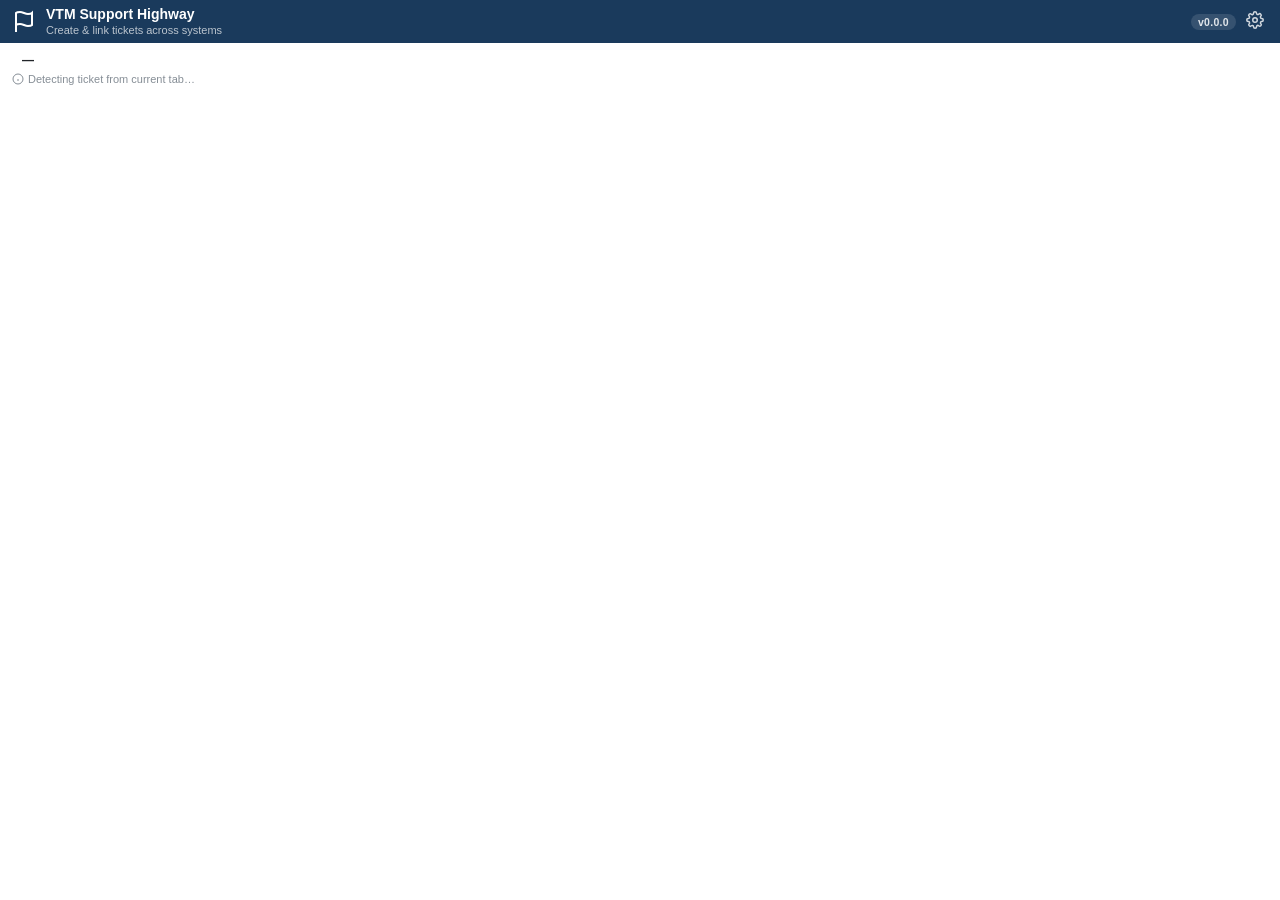
<file: popup.html>
<!DOCTYPE html>
<html lang="en">
<head>
  <meta charset="UTF-8" />
  <meta name="viewport" content="width=device-width, initial-scale=1.0" />
  <title>VTM Support Highway</title>
  <link rel="stylesheet" href="styles.css" />
</head>
<body>
  <!-- ===== HEADER ===== -->
  <header class="header">
    <div class="header-left">
      <svg width="24" height="24" viewBox="0 0 24 24" fill="none" stroke="#fff" stroke-width="2"><path d="M4 15s1-1 4-1 5 2 8 2 4-1 4-1V3s-1 1-4 1-5-2-8-2-4 1-4 1z"/><line x1="4" y1="22" x2="4" y2="15"/></svg>
      <div>
        <h1>VTM Support Highway</h1>
        <span class="subtitle">Create &amp; link tickets across systems</span>
      </div>
    </div>
    <span id="ext-version" class="ext-version" title="Extension version">v0.0.0</span>
    <button id="btn-settings" class="icon-btn" title="Settings">
      <svg width="18" height="18" viewBox="0 0 24 24" fill="none" stroke="currentColor" stroke-width="2"><circle cx="12" cy="12" r="3"/><path d="M19.4 15a1.65 1.65 0 00.33 1.82l.06.06a2 2 0 01-2.83 2.83l-.06-.06a1.65 1.65 0 00-1.82-.33 1.65 1.65 0 00-1 1.51V21a2 2 0 01-4 0v-.09A1.65 1.65 0 009 19.4a1.65 1.65 0 00-1.82.33l-.06.06a2 2 0 01-2.83-2.83l.06-.06A1.65 1.65 0 004.68 15a1.65 1.65 0 00-1.51-1H3a2 2 0 010-4h.09A1.65 1.65 0 004.6 9a1.65 1.65 0 00-.33-1.82l-.06-.06a2 2 0 012.83-2.83l.06.06A1.65 1.65 0 009 4.68a1.65 1.65 0 001-1.51V3a2 2 0 014 0v.09a1.65 1.65 0 001 1.51 1.65 1.65 0 001.82-.33l.06-.06a2 2 0 012.83 2.83l-.06.06A1.65 1.65 0 0019.4 9a1.65 1.65 0 001.51 1H21a2 2 0 010 4h-.09a1.65 1.65 0 00-1.51 1z"/></svg>
    </button>
  </header>

  <!-- ===== SETTINGS PANEL (hidden by default) ===== -->
  <div id="settings-panel" class="settings-panel">
    <h2>Configuration</h2>
    <div class="settings-grid">
      <fieldset>
        <legend>Jira Cloud</legend>
        <label>Base URL
          <div class="locked-field">
            <input type="text" id="cfg-jira-url" value="https://versaterminc.atlassian.net" readonly />
            <button type="button" class="btn-unlock" onclick="this.previousElementSibling.removeAttribute('readonly');this.style.display='none'" title="Modify">&#9998;</button>
          </div>
        </label>
        <label>Email <input type="email" id="cfg-jira-user" placeholder="you@versaterm.com" /></label>
        <label>API Token <span style="font-weight:400;color:#868e96">(pre-configured — editable)</span>
          <input type="password" id="cfg-jira-pass" />
        </label>
      </fieldset>
      <fieldset>
        <legend>On-Prem Jira <span style="font-weight:400;color:#868e96">(Tech Requests)</span></legend>
        <label>Base URL
          <div class="locked-field">
            <input type="text" id="cfg-onprem-jira-url" value="http://atlassian.versaterm.com:8080" readonly />
            <button type="button" class="btn-unlock" onclick="this.previousElementSibling.removeAttribute('readonly');this.style.display='none'" title="Modify">&#9998;</button>
          </div>
        </label>
        <label>Username <span style="font-weight:400;color:#868e96">(leave blank if using a Personal Access Token)</span>
          <input type="text" id="cfg-onprem-jira-user" placeholder="jsmith" />
        </label>
        <label>Password or PAT
          <div class="locked-field">
            <input type="password" id="cfg-onprem-jira-pass" />
            <button type="button" class="btn-unlock" onclick="this.previousElementSibling.removeAttribute('readonly');this.style.display='none'" title="Modify">&#9998;</button>
          </div>
        </label>
        <label>Tech Project Key
          <div class="locked-field">
            <input type="text" id="cfg-onprem-jira-tech-project" value="SUP" readonly />
            <button type="button" class="btn-unlock" onclick="this.previousElementSibling.removeAttribute('readonly');this.style.display='none'" title="Modify">&#9998;</button>
          </div>
        </label>
      </fieldset>
      <fieldset>
        <legend>Zendesk</legend>
        <label>Base URL
          <div class="locked-field">
            <input type="text" id="cfg-zd-url" value="https://versatermhelp.zendesk.com" readonly />
            <button type="button" class="btn-unlock" onclick="this.previousElementSibling.removeAttribute('readonly');this.style.display='none'" title="Modify">&#9998;</button>
          </div>
        </label>
        <label>Email <input type="email" id="cfg-zd-email" placeholder="you@versaterm.com" /></label>
        <label>API Token <span style="font-weight:400;color:#868e96">(not required — uses your browser session)</span> <input type="password" id="cfg-zd-token" /></label>
        <label>Brand ID <span style="font-weight:400;color:#868e96">(optional — ensures ticket visibility)</span> <input type="text" id="cfg-zd-brand" placeholder="e.g. 360000123456" /></label>
        <label>Default Assignee Email <span style="font-weight:400;color:#868e96">(optional)</span> <input type="email" id="cfg-zd-assignee" placeholder="assignee@versaterm.com" /></label>
      </fieldset>
      <fieldset class="full-width">
        <legend>Aha! <span class="phase2-tag">Phase 2</span></legend>
        <label>Base URL <input type="text" id="cfg-aha-url" placeholder="https://versaterm.aha.io" disabled /></label>
        <label>API Key <input type="password" id="cfg-aha-key" disabled /></label>
      </fieldset>
    </div>
    <div class="settings-actions">
      <button id="btn-save-settings" class="btn primary">Save</button>
      <button id="btn-export-settings" class="btn" title="Export settings to share with team">Export Settings</button>
      <button id="btn-import-settings" class="btn" title="Import shared settings file">Import Settings</button>
      <input type="file" id="import-file" accept=".json" style="display:none" />
      <button id="btn-close-settings" class="btn">Close</button>
    </div>
    <div id="settings-status" class="status" style="display:none"></div>
  </div>

  <!-- ===== MAIN BODY ===== -->
  <div class="body">
    <!-- Detection badge -->
    <div id="detect-row" class="detect-row">
      <span id="source-badge" class="badge">—</span>
      <span id="ticket-title" class="ticket-title"></span>
    </div>
    <div id="detect-hint" class="detect-hint">
      <svg width="12" height="12" viewBox="0 0 24 24" fill="none" stroke="currentColor" stroke-width="2"><circle cx="12" cy="12" r="10"/><line x1="12" y1="16" x2="12" y2="12"/><line x1="12" y1="8" x2="12.01" y2="8"/></svg>
      <span id="detect-hint-text">Detecting ticket from current tab…</span>
    </div>

    <!-- Manual entry (shown when no ticket detected) -->
    <div id="manual-entry" class="manual-entry" style="display:none">
      <label>Source
        <select id="manual-source">
          <option value="zendesk">Zendesk</option>
          <option value="jira">Jira</option>
          <option value="aha">Aha!</option>
        </select>
      </label>
      <label>Ticket # / Key
        <input type="text" id="manual-ticket" placeholder="e.g. SUP-12345 or 98765" />
      </label>
      <button id="btn-fetch-manual" class="btn primary">Fetch</button>
    </div>

    <!-- Status bar -->
    <div id="status" class="status" style="display:none"></div>

    <!-- ===== PREVIEW / EDIT FORM ===== -->
    <div id="preview-section" style="display:none">
      <!-- Existing clone alert (shown by fetchAndPreview if clone found) -->
      <div id="clone-alert" class="clone-alert" style="display:none">
        <div class="clone-alert-text">
          <strong>Existing clone found:</strong>
          <a id="clone-alert-link" href="#" target="_blank"></a>
        </div>
        <button id="btn-resync-existing" class="btn" title="Resync comments & attachments to existing clone">⟳ Resync</button>
      </div>
      <h2 id="preview-heading">Preview: New Jira Ticket</h2>

      <!-- Common fields -->
      <div class="form-grid">
        <label class="full-width">Summary
          <input type="text" id="fld-summary" />
        </label>
      </div>

      <!-- Jira-target fields (shown when creating TO Jira) -->
      <div id="jira-target-fields" class="form-grid" style="display:none">
        <label>Project Key
          <select id="fld-project">
            <option value="">— select —</option>
            <option value="CRMS">CRMS (Canadian RMS)</option>
            <option value="URMS">URMS (US RMS)</option>
            <option value="SUP">SUP (On-Prem Jira)</option>
          </select>
        </label>
        <label id="lbl-issuetype">Issue Type
          <select id="fld-issuetype">
            <option value="Support Defect" selected>Support Defect</option>
            <option value="Ticket">Ticket</option>
            <option value="Bug">Bug</option>
            <option value="Task">Task</option>
          </select>
        </label>
        <label>Priority
          <select id="fld-priority-jira">
            <option value="P1">P1</option>
            <option value="P2">P2</option>
            <option value="P3" selected>P3</option>
            <option value="P4">P4</option>
            <option value="P5">P5</option>
          </select>
        </label>
        <label id="lbl-severity">Severity
          <select id="fld-severity">
            <option value="">— none —</option>
            <option value="Normal" selected>Normal</option>
            <option value="Major">Major</option>
            <option value="Minor">Minor</option>
            <option value="Enhancement">Enhancement</option>
          </select>
        </label>
        <label class="full-width">Original Submittal
          <textarea id="fld-original-submittal" rows="4"></textarea>
        </label>
        <label class="full-width">Description
          <textarea id="fld-description" rows="2"></textarea>
        </label>
        <label>Client <span style="color:#6c757d;font-weight:normal">(exact name, e.g. Saskatoon)</span>
          <input type="text" id="fld-client" placeholder="e.g. Saskatoon" />
        </label>
        <label>Component <span style="color:#6c757d;font-weight:normal">(feature area, e.g. BOLO)</span>
          <input type="text" id="fld-component" placeholder="e.g. BOLO, Records, Person" />
        </label>
        <label>Contact <span style="color:#6c757d;font-weight:normal">(exact name)</span>
          <input type="text" id="fld-contact" placeholder="e.g. Kim Dong" />
        </label>
        <label id="lbl-product" style="display:none">Product
          <select id="fld-product">
            <option value="CAN RMS" selected>CAN RMS</option>
            <option value="US RMS">US RMS</option>
          </select>
        </label>
        <label>Fix Build
          <input type="text" id="fld-fixbuild" placeholder="e.g. 8.1.032" />
        </label>
        <label class="full-width">Steps to Reproduce
          <textarea id="fld-steps" rows="3" placeholder="1. Log into RMS&#10;2. ...&#10;"></textarea>
        </label>
        <label id="lbl-components">Components
          <select id="fld-components"><option value="">— loading —</option></select>
        </label>
      </div>

      <!-- Zendesk-target fields (shown when creating TO Zendesk) -->
      <div id="zd-target-fields" class="form-grid" style="display:none">
        <label class="full-width">Description
          <textarea id="fld-zd-description" rows="2"></textarea>
        </label>
        <label>Type
          <select id="fld-zd-type">
            <option value="problem">Problem</option>
            <option value="incident">Incident</option>
            <option value="question">Question</option>
            <option value="task">Task</option>
          </select>
        </label>
        <label>Priority
          <select id="fld-priority-zd">
            <option value="low">Low</option>
            <option value="normal" selected>Normal</option>
            <option value="high">High</option>
            <option value="urgent">Urgent</option>
          </select>
        </label>
        <label class="full-width">Tags
          <input type="text" id="fld-zd-tags" placeholder="comma-separated" />
        </label>
      </div>

      <!-- Action buttons -->
      <div class="action-row" id="action-row-placeholder" style="display:none"></div>
    </div>

    <!-- ===== RESULT ===== -->
    <div id="result-section" style="display:none">
      <div class="result-card success">
        <svg width="20" height="20" viewBox="0 0 24 24" fill="none" stroke="#198754" stroke-width="2"><polyline points="20 6 9 17 4 12"/></svg>
        <div>
          <strong id="result-title">Ticket Created</strong>
          <p id="result-detail"></p>
          <a id="result-link" href="#" target="_blank" rel="noopener">Open ticket →</a>
        </div>
      </div>
      <div id="crosslink-result" style="display:none" class="result-card info">
        <svg width="20" height="20" viewBox="0 0 24 24" fill="none" stroke="#0d6efd" stroke-width="2"><path d="M10 13a5 5 0 007.54.54l3-3a5 5 0 00-7.07-7.07l-1.72 1.71"/><path d="M14 11a5 5 0 00-7.54-.54l-3 3a5 5 0 007.07 7.07l1.71-1.71"/></svg>
        <div>
          <strong>Cross-link added</strong>
          <p id="crosslink-detail"></p>
        </div>
      </div>
      <button id="btn-resync" class="btn" style="display:none" title="Copy any new comments/attachments from source to target">⟳ Resync</button>
      <button id="btn-another" class="btn">Create Another</button>
    </div>
  </div>

  <!-- Pinned footer — OUTSIDE .body so it doesn't scroll -->
  <div id="preview-footer" class="preview-footer" style="display:none">
    <div class="crosslink-row">
      <label><input type="checkbox" id="chk-crosslink" checked /> Add internal comment with link back to source ticket</label>
    </div>
    <div class="crosslink-row">
      <label><input type="checkbox" id="chk-copy-comments" checked /> Copy all comments</label>
    </div>
    <div class="crosslink-row">
      <label><input type="checkbox" id="chk-copy-attachments" checked /> Copy all attachments &amp; screenshots</label>
    </div>
    <div class="action-row">
      <button id="btn-create-jira" class="btn primary">Clone to Support Bug</button>
      <button id="btn-create-jira-onprem" class="btn primary">Clone to Tech Request</button>
      <button id="btn-create-zendesk" class="btn primary">Create Zendesk Ticket</button>
      <button id="btn-create-aha" class="btn primary" disabled title="Aha integration coming in Phase 2">Create Aha Idea <span class="phase2-tag">Phase 2</span></button>
    </div>
  </div>

  <script src="api.js"></script>
  <script src="settings.js"></script>
  <script src="popup.js"></script>
</body>
</html>
</file>
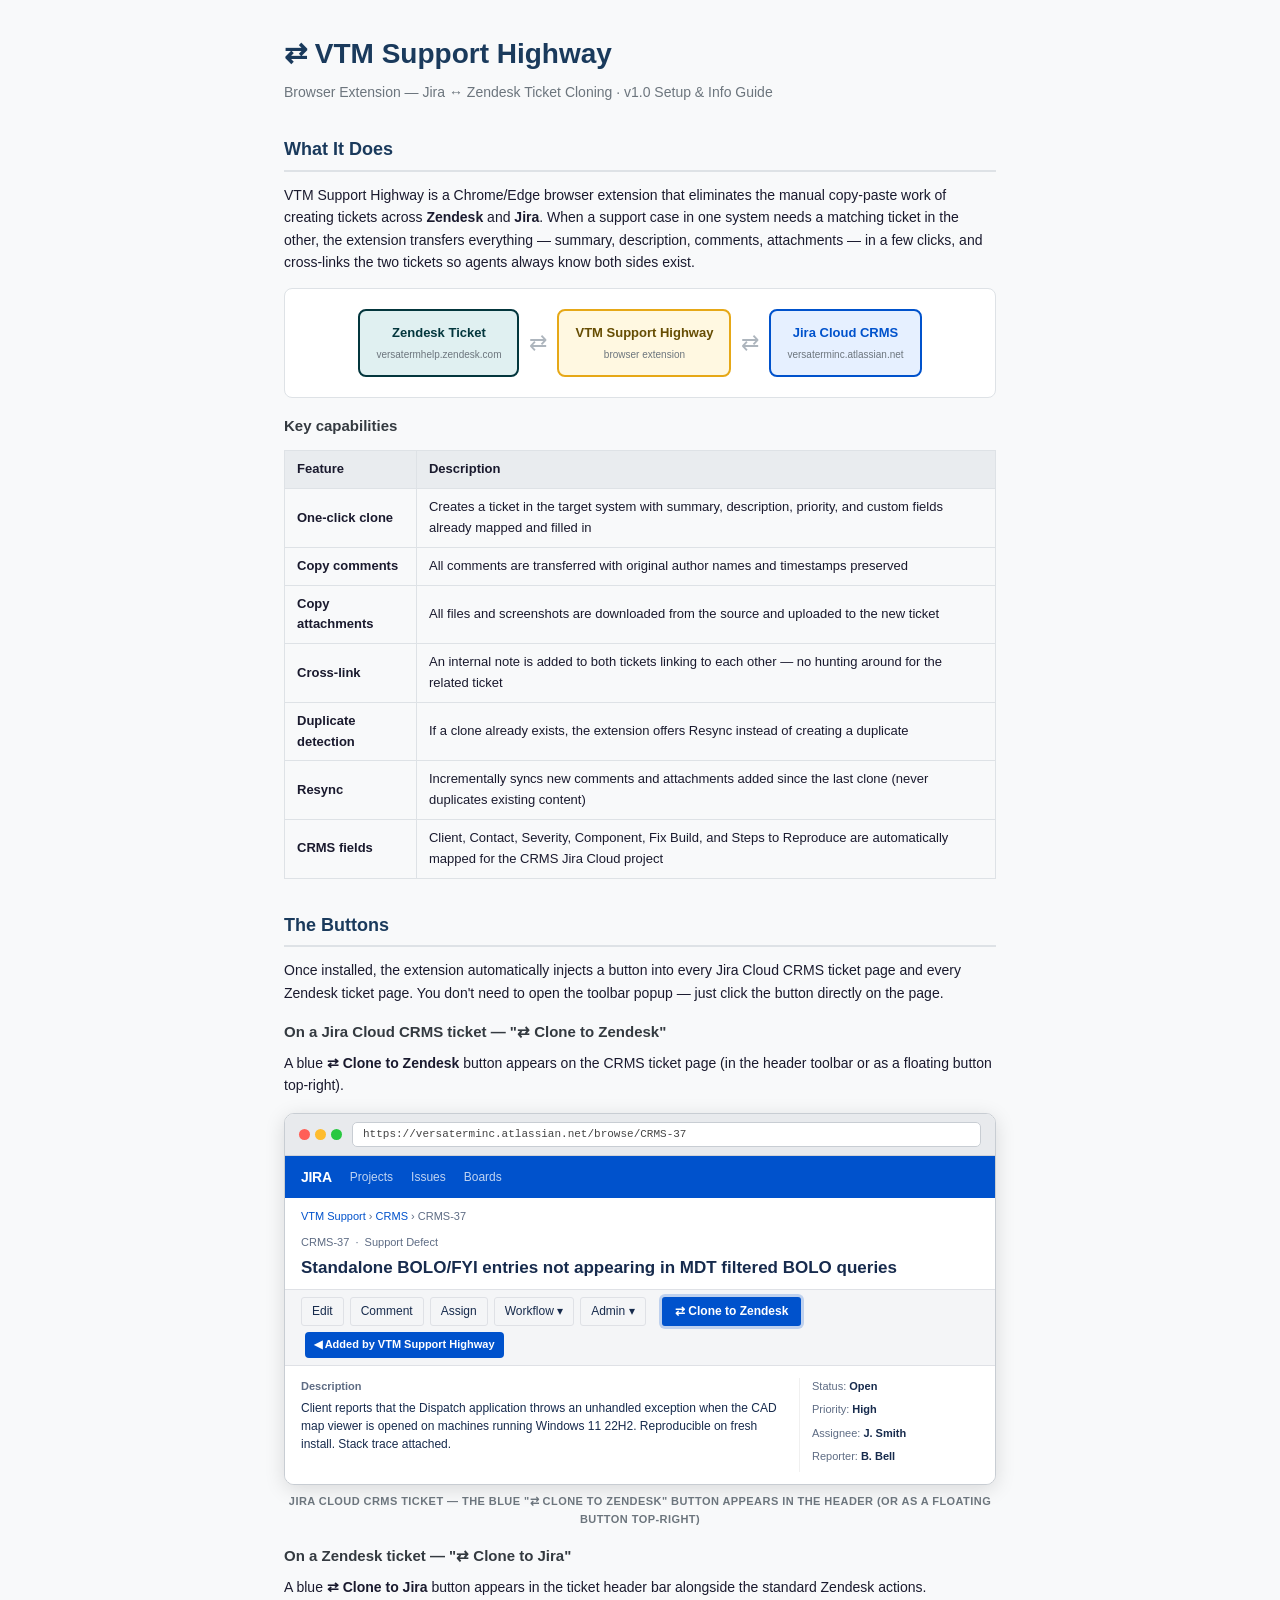
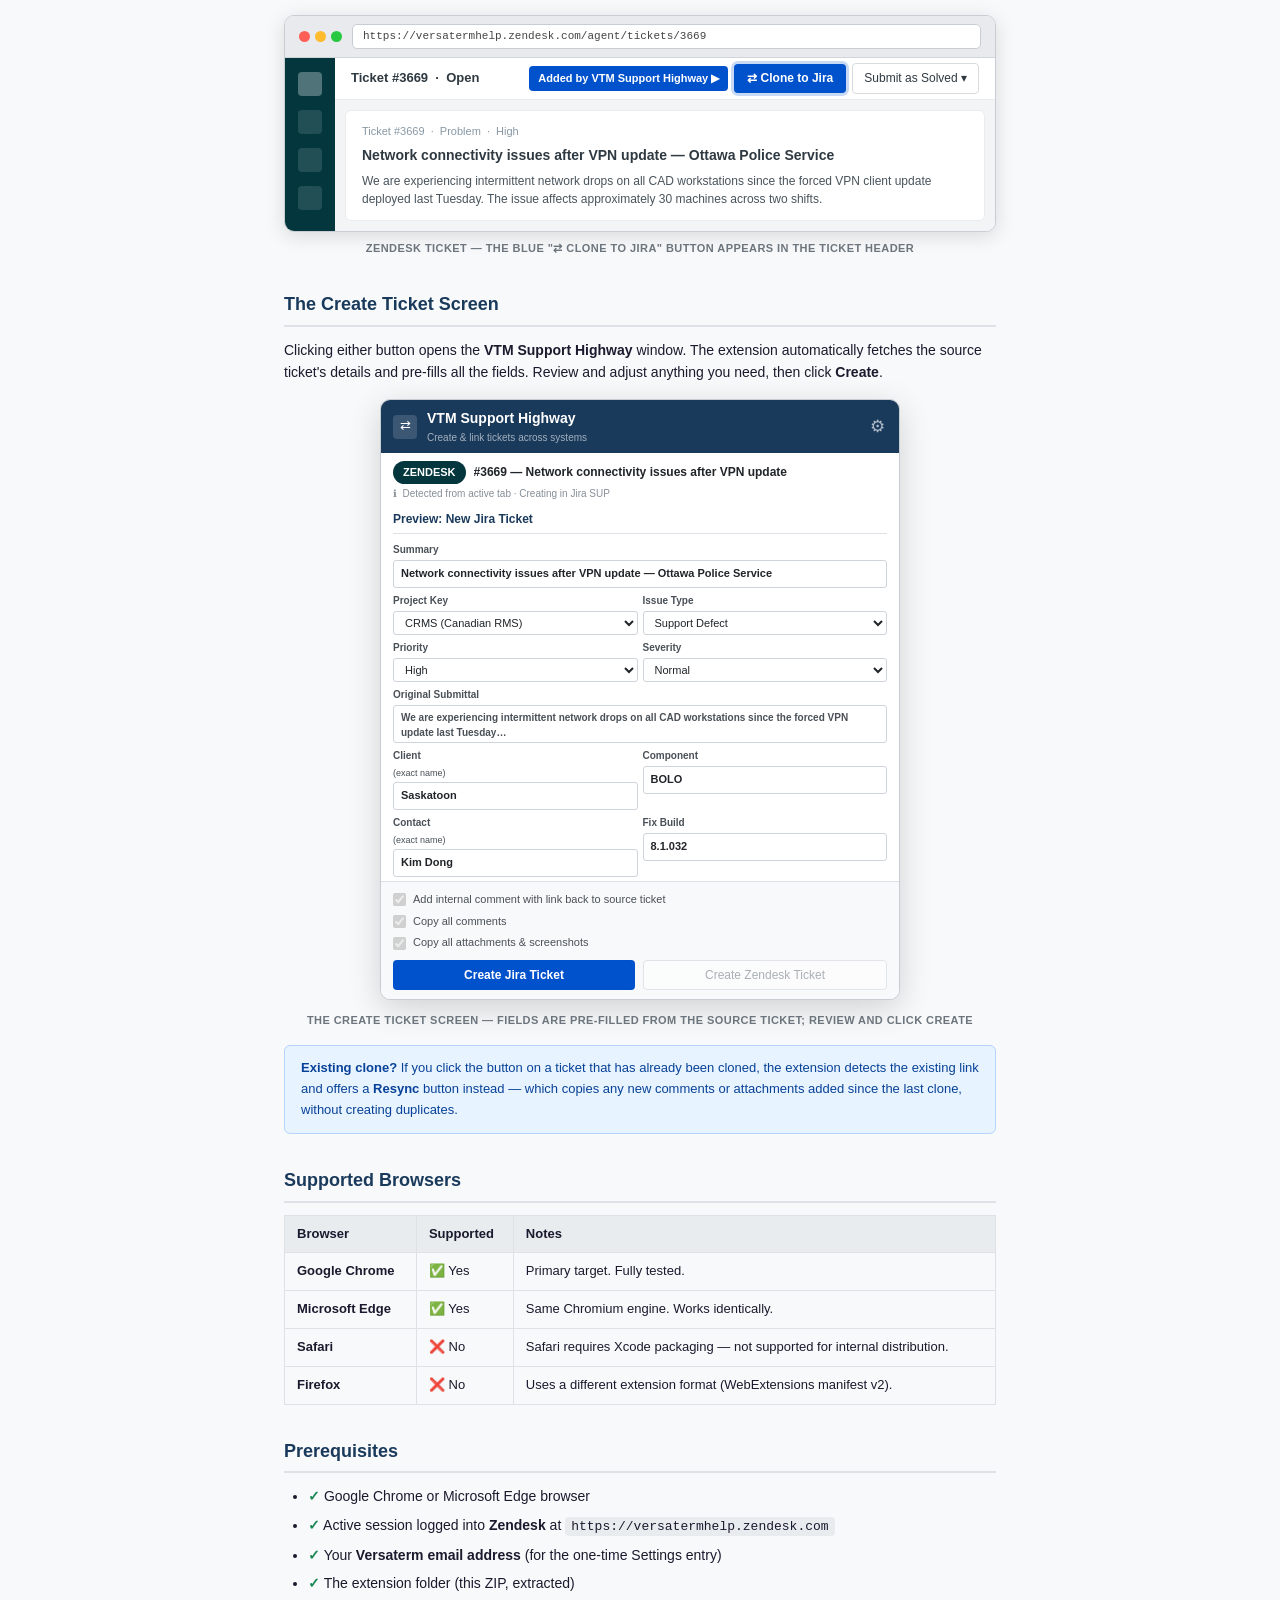
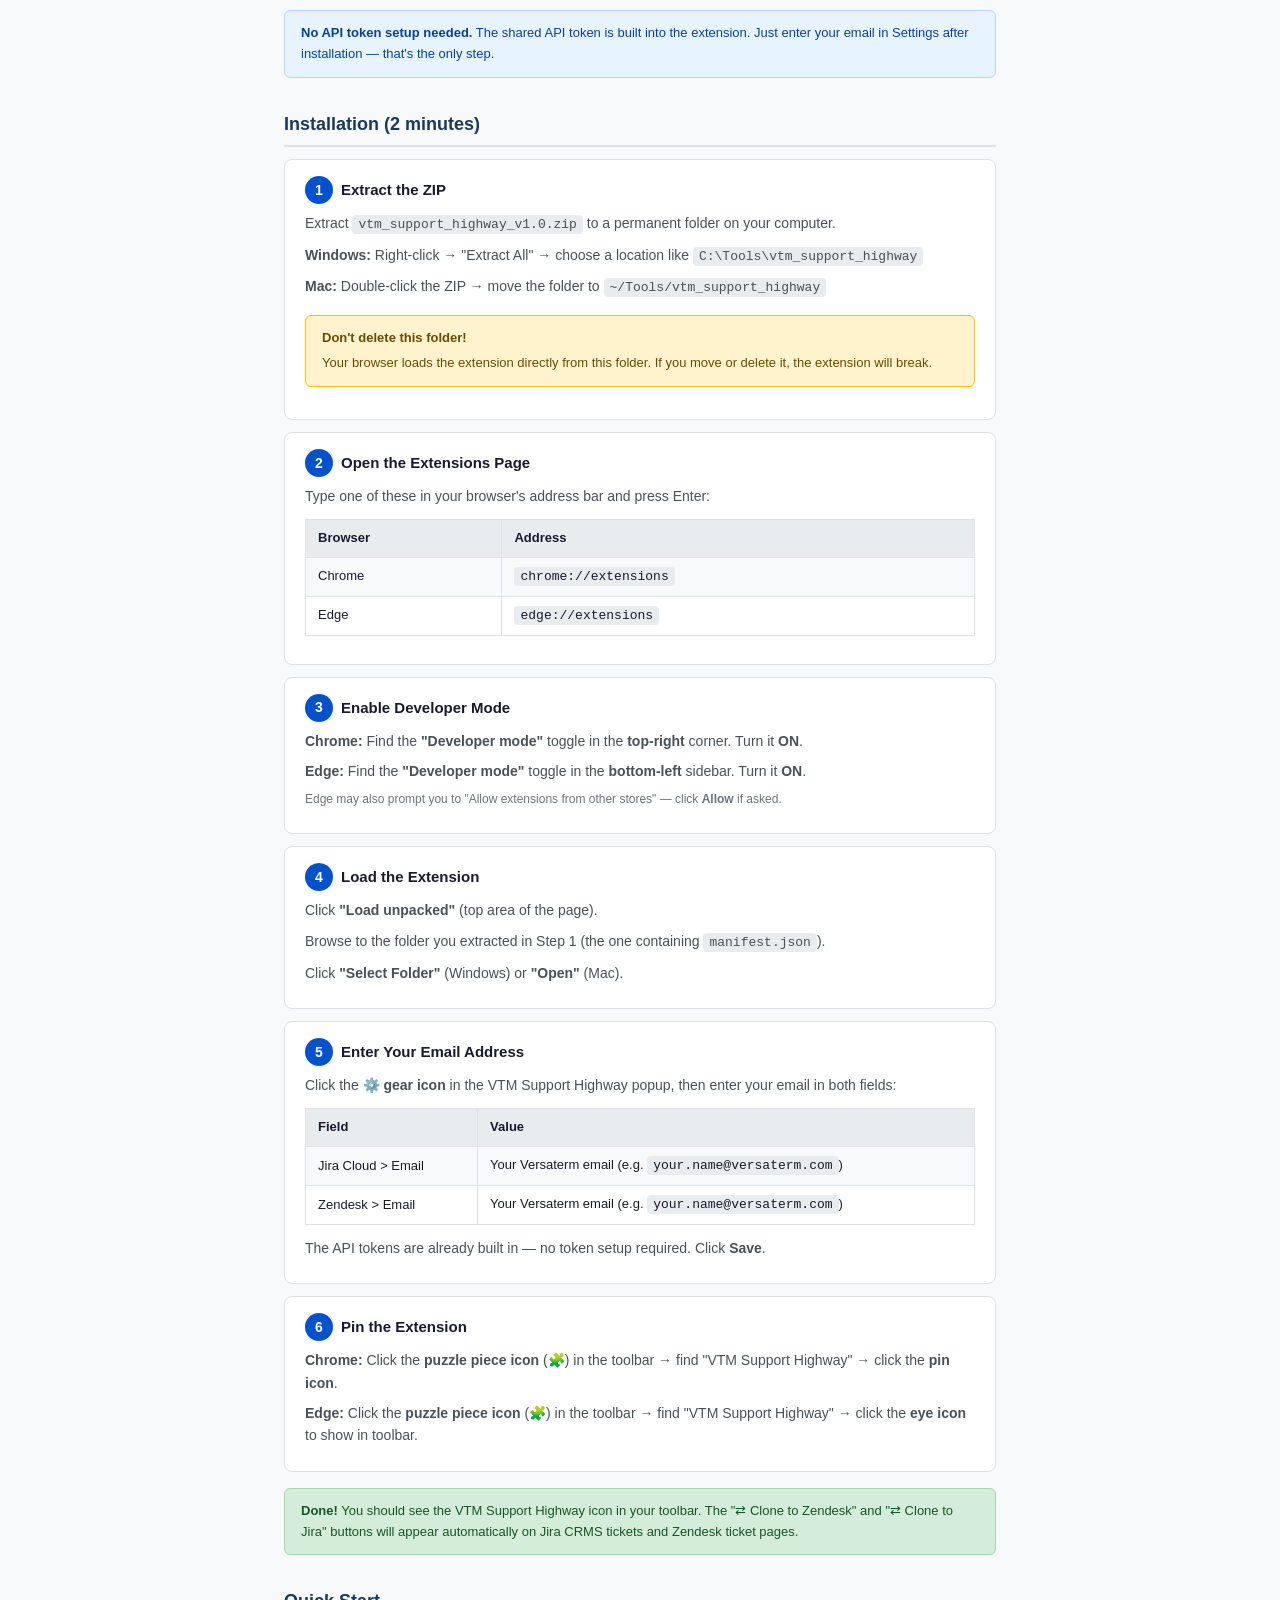
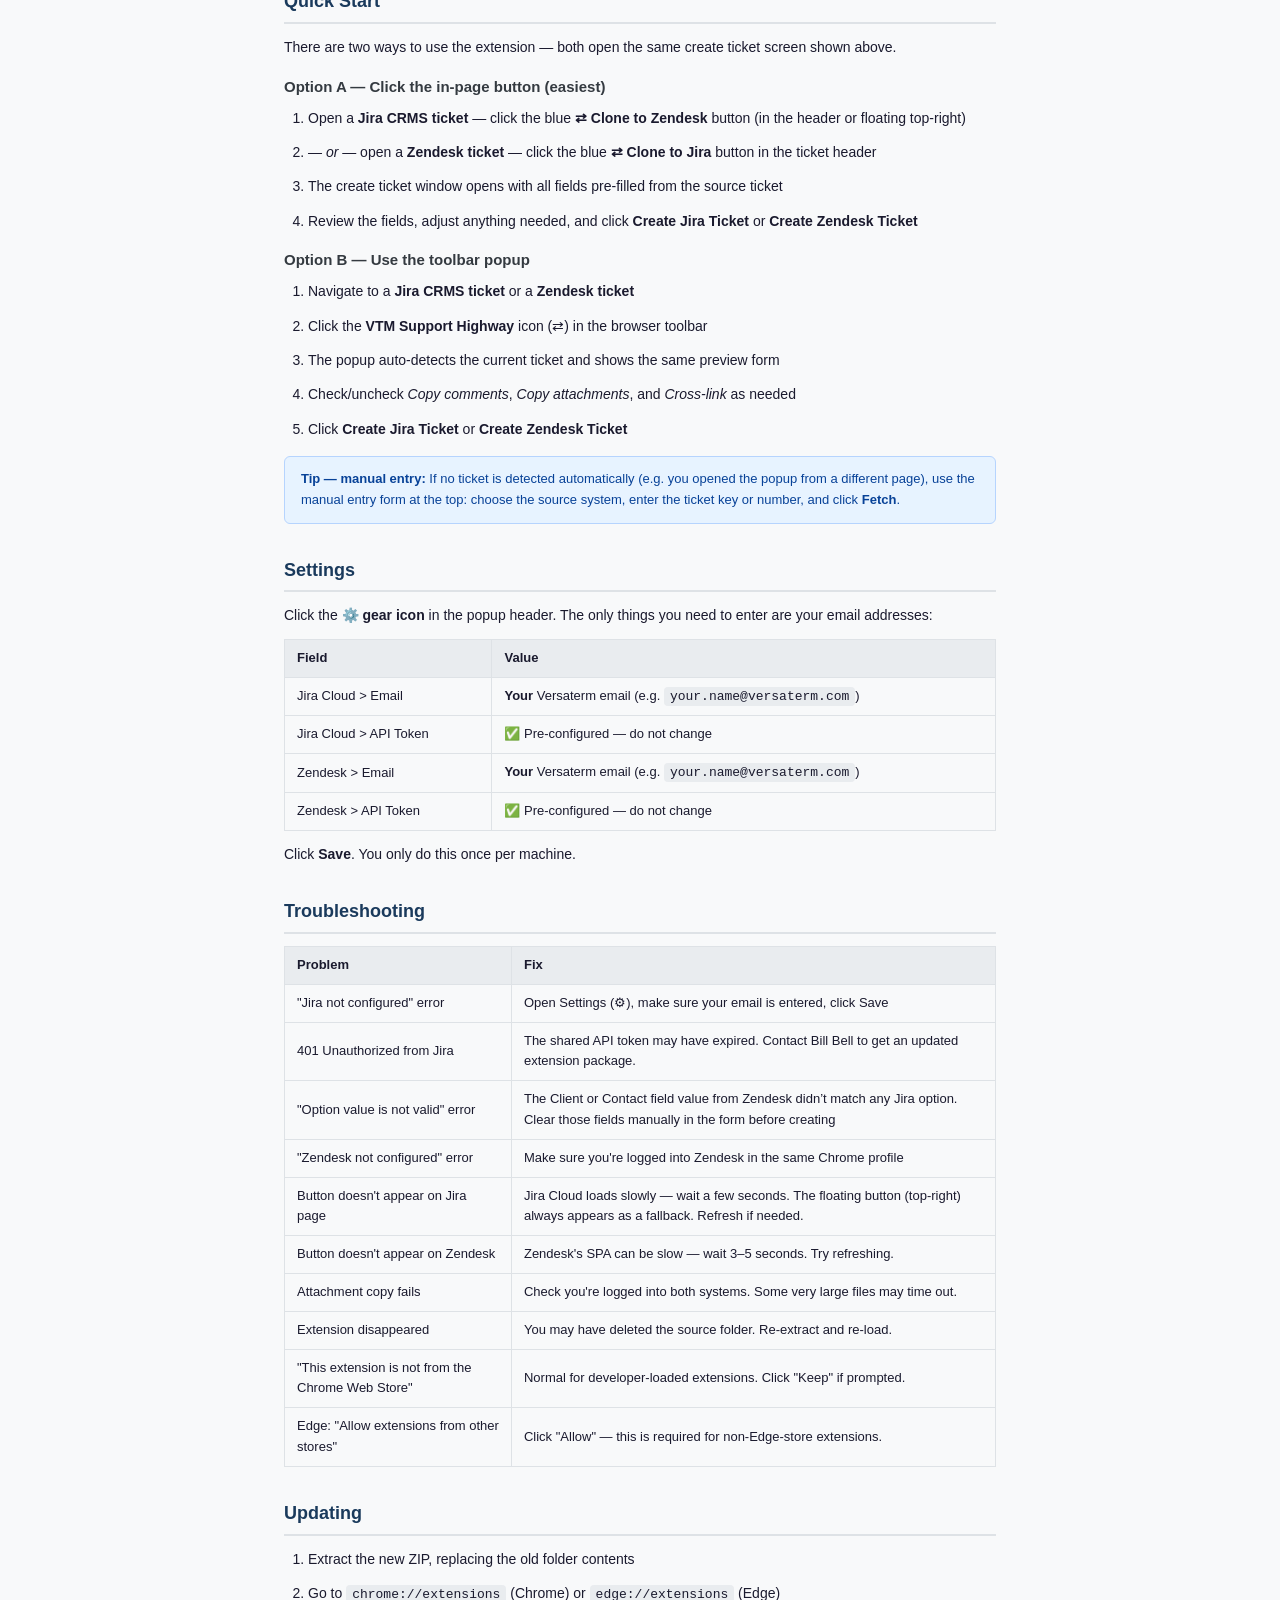
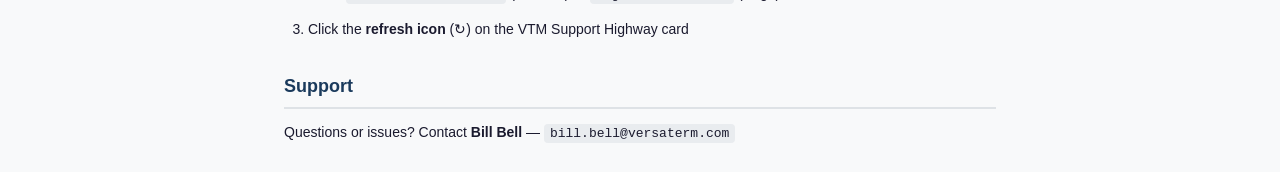
<file: VTM Support Highway Setup & Info Guide.html>
<!DOCTYPE html>
<html lang="en">
<head>
<meta charset="UTF-8">
<meta name="viewport" content="width=device-width, initial-scale=1.0">
<title>VTM Support Highway — Setup &amp; Info Guide</title>
<style>
  * { box-sizing: border-box; margin: 0; padding: 0; }
  body {
    font-family: -apple-system, BlinkMacSystemFont, 'Segoe UI', Roboto, sans-serif;
    max-width: 760px; margin: 0 auto; padding: 32px 24px;
    color: #1a1a2e; background: #f8f9fa; line-height: 1.6;
  }
  h1 { font-size: 28px; color: #1a3a5c; margin-bottom: 4px; }
  .subtitle { font-size: 14px; color: #6c757d; margin-bottom: 24px; }
  h2 { font-size: 18px; color: #1a3a5c; margin: 32px 0 12px; border-bottom: 2px solid #dee2e6; padding-bottom: 6px; }
  h3 { font-size: 15px; margin: 16px 0 8px; color: #343a40; }
  p, li { font-size: 14px; margin-bottom: 8px; }
  ol, ul { padding-left: 24px; }
  ol li { margin-bottom: 12px; }

  .step {
    background: #fff; border: 1px solid #dee2e6; border-radius: 8px;
    padding: 16px 20px; margin: 12px 0;
  }
  .step-number {
    display: inline-flex; align-items: center; justify-content: center;
    width: 28px; height: 28px; border-radius: 50%;
    background: #0052cc; color: #fff; font-weight: 700; font-size: 14px;
    margin-right: 8px; flex-shrink: 0;
  }
  .step-header {
    display: flex; align-items: center; font-weight: 600; font-size: 15px;
    margin-bottom: 8px;
  }
  .step p { color: #495057; }

  code, .code-block {
    font-family: 'Consolas', 'Menlo', monospace;
    background: #e9ecef; border-radius: 4px;
  }
  code { padding: 2px 6px; font-size: 13px; }
  .code-block {
    display: block; padding: 12px 16px; margin: 8px 0;
    font-size: 13px; overflow-x: auto; white-space: pre;
  }

  .warning {
    background: #fff3cd; border: 1px solid #ffc107; border-radius: 6px;
    padding: 12px 16px; margin: 16px 0; font-size: 13px; color: #664d03;
  }
  .warning strong { display: block; margin-bottom: 4px; }

  .info {
    background: #e7f3ff; border: 1px solid #b6d4fe; border-radius: 6px;
    padding: 12px 16px; margin: 16px 0; font-size: 13px; color: #084298;
  }

  .success {
    background: #d4edda; border: 1px solid #a3d9a5; border-radius: 6px;
    padding: 12px 16px; margin: 16px 0; font-size: 13px; color: #155724;
  }

  table { border-collapse: collapse; width: 100%; margin: 12px 0; }
  th, td { border: 1px solid #dee2e6; padding: 8px 12px; text-align: left; font-size: 13px; }
  th { background: #e9ecef; font-weight: 600; }
  tr:nth-child(even) td { background: #f8f9fa; }

  .prereq-list li { margin-bottom: 6px; }
  .check { color: #198754; font-weight: bold; }

  /* ===== SCREENSHOT MOCKUPS ===== */
  .screenshot-wrap {
    margin: 16px 0 8px;
  }
  .screenshot-caption {
    font-size: 11px; font-weight: 600; color: #6c757d;
    text-align: center; margin-top: 8px; letter-spacing: 0.04em;
    text-transform: uppercase;
  }
  .mockup-frame {
    border: 1px solid #c8cdd3; border-radius: 10px; overflow: hidden;
    box-shadow: 0 4px 20px rgba(0,0,0,0.13); background: #fff;
  }
  .mockup-chrome {
    background: #e8eaed; padding: 8px 14px;
    display: flex; align-items: center; gap: 10px;
    border-bottom: 1px solid #d0d3d8;
  }
  .mockup-dots { display: flex; gap: 5px; }
  .mockup-dots span { width: 11px; height: 11px; border-radius: 50%; display: inline-block; }
  .dot-r { background: #ff5f57; }
  .dot-y { background: #febc2e; }
  .dot-g { background: #28c840; }
  .mockup-url {
    font-family: 'Consolas', 'Menlo', monospace; font-size: 11px; color: #444;
    background: #fff; padding: 3px 10px; border-radius: 5px; flex: 1;
    border: 1px solid #c8cdd3; white-space: nowrap; overflow: hidden; text-overflow: ellipsis;
  }

  /* ── Jira page mockup ── */
  .mj-topnav {
    background: #0052cc; padding: 0 16px; height: 42px;
    display: flex; align-items: center; gap: 18px;
  }
  .mj-logo { color: #fff; font-weight: 800; font-size: 14px; letter-spacing: -0.3px; }
  .mj-navlink { color: rgba(255,255,255,0.75); font-size: 12px; }
  .mj-breadcrumb {
    background: #fff; padding: 10px 16px 4px;
    font-size: 11px; color: #5e6c84;
  }
  .mj-breadcrumb a { color: #0052cc; text-decoration: none; }
  .mj-issue-title-row {
    background: #fff; padding: 4px 16px 8px;
  }
  .mj-issue-key { font-size: 11px; color: #5e6c84; margin-bottom: 2px; }
  .mj-issue-title { font-size: 17px; font-weight: 700; color: #172b4d; }
  .mj-toolbar {
    background: #f4f5f7; padding: 7px 16px;
    display: flex; align-items: center; gap: 6px;
    border-top: 1px solid #dfe1e6; border-bottom: 1px solid #dfe1e6;
    flex-wrap: wrap;
  }
  .mj-btn {
    background: #f4f5f7; border: 1px solid #dfe1e6; border-radius: 3px;
    padding: 4px 10px; font-size: 12px; color: #172b4d; font-weight: 500;
  }
  .mj-btn-vtm {
    background: #0052cc; border: none; border-radius: 3px;
    padding: 5px 13px; font-size: 12px; font-weight: 600;
    color: #fff; display: inline-flex; align-items: center; gap: 5px;
    box-shadow: 0 0 0 3px rgba(0,82,204,0.22);
    animation: vtm-glow 2s ease-in-out infinite alternate;
  }
  @keyframes vtm-glow {
    from { box-shadow: 0 0 0 3px rgba(0,82,204,0.22); }
    to   { box-shadow: 0 0 0 5px rgba(0,82,204,0.40); }
  }
  .mj-callout {
    background: #0052cc; color: #fff; font-size: 11px; font-weight: 600;
    padding: 4px 9px; border-radius: 4px; white-space: nowrap;
    margin-left: 4px;
  }
  .mj-callout::before { content: '◀ '; }
  .mj-issue-body {
    background: #fff; padding: 12px 16px; min-height: 60px;
    display: flex; gap: 16px;
  }
  .mj-issue-desc { flex: 1; }
  .mj-issue-desc-label { font-size: 11px; font-weight: 600; color: #5e6c84; margin-bottom: 4px; }
  .mj-issue-desc-text { font-size: 12px; color: #172b4d; line-height: 1.5; }
  .mj-issue-meta { width: 180px; flex-shrink: 0; border-left: 1px solid #f0f0f0; padding-left: 12px; }
  .mj-meta-row { font-size: 11px; color: #5e6c84; margin-bottom: 6px; }
  .mj-meta-val { font-weight: 600; color: #172b4d; }

  /* ── Zendesk page mockup ── */
  .mz-layout { display: flex; min-height: 120px; }
  .mz-sidebar {
    background: #03363d; width: 50px; flex-shrink: 0;
    display: flex; flex-direction: column; align-items: center; padding-top: 14px; gap: 14px;
  }
  .mz-icon { width: 24px; height: 24px; background: rgba(255,255,255,0.12); border-radius: 4px; }
  .mz-icon.active { background: rgba(255,255,255,0.30); }
  .mz-main { flex: 1; background: #f3f4f5; }
  .mz-topbar {
    background: #fff; padding: 0 16px; height: 42px;
    display: flex; align-items: center; justify-content: space-between;
    border-bottom: 1px solid #e9ebed;
  }
  .mz-topbar-left { font-size: 13px; font-weight: 600; color: #2f3941; }
  .mz-topbar-right { display: flex; align-items: center; gap: 6px; }
  .mz-btn {
    background: #fff; border: 1px solid #d8dcde; border-radius: 4px;
    padding: 5px 11px; font-size: 12px; color: #2f3941; font-weight: 500;
  }
  .mz-btn-vtm {
    background: #0052cc; border: none; border-radius: 4px;
    padding: 5px 13px; font-size: 12px; font-weight: 600;
    color: #fff; display: inline-flex; align-items: center; gap: 5px;
    box-shadow: 0 0 0 3px rgba(0,82,204,0.22);
    animation: vtm-glow 2s ease-in-out infinite alternate;
  }
  .mz-callout {
    background: #0052cc; color: #fff; font-size: 11px; font-weight: 600;
    padding: 4px 9px; border-radius: 4px; white-space: nowrap;
  }
  .mz-callout::after { content: ' ▶'; }
  .mz-ticket-area { padding: 12px 16px; background: #fff; margin: 10px; border-radius: 6px; border: 1px solid #e9ebed; }
  .mz-ticket-id { font-size: 11px; color: #8898a4; margin-bottom: 3px; }
  .mz-ticket-title { font-size: 14px; font-weight: 600; color: #2f3941; margin-bottom: 6px; }
  .mz-ticket-body { font-size: 12px; color: #49545c; line-height: 1.5; }

  /* ── Popup mockup ── */
  .mockup-popup {
    border: 1px solid #c8cdd3; border-radius: 10px; overflow: hidden;
    box-shadow: 0 8px 32px rgba(0,0,0,0.16); background: #fff;
    max-width: 520px; margin: 12px auto;
  }
  .mp-header {
    background: #1a3a5c; padding: 7px 12px;
    display: flex; align-items: center; justify-content: space-between;
  }
  .mp-header-left { display: flex; align-items: center; gap: 10px; }
  .mp-logo-icon {
    width: 24px; height: 24px; background: rgba(255,255,255,0.15);
    border-radius: 4px; display: flex; align-items: center; justify-content: center;
    font-size: 13px; color: #fff;
  }
  .mp-title { color: #fff; font-size: 14px; font-weight: 700; }
  .mp-subtitle { color: rgba(255,255,255,0.6); font-size: 10px; }
  .mp-gear { color: rgba(255,255,255,0.65); font-size: 17px; cursor: pointer; padding: 2px; }
  .mp-body { padding: 8px 12px 0; }
  .mp-detect { display: flex; align-items: center; gap: 8px; margin-bottom: 2px; }
  .mp-badge-zd { background: #03363d; color: #fff; padding: 3px 10px; border-radius: 14px; font-size: 11px; font-weight: 700; }
  .mp-badge-jira { background: #0052cc; color: #fff; padding: 3px 10px; border-radius: 14px; font-size: 11px; font-weight: 700; }
  .mp-ticket-title { font-size: 12px; font-weight: 600; color: #212529; white-space: nowrap; overflow: hidden; text-overflow: ellipsis; max-width: 320px; }
  .mp-detect-hint { font-size: 10px; color: #868e96; margin-bottom: 8px; }
  .mp-preview-heading { font-size: 12px; font-weight: 700; color: #1a3a5c; margin: 4px 0 8px; padding-bottom: 4px; border-bottom: 1px solid #dee2e6; }
  .mp-form { display: grid; grid-template-columns: 1fr 1fr; gap: 5px; margin-bottom: 4px; }
  .mp-full { grid-column: 1 / -1; }
  .mp-label { display: flex; flex-direction: column; gap: 2px; font-size: 10px; font-weight: 600; color: #495057; }
  .mp-input {
    border: 1px solid #ced4da; border-radius: 3px; padding: 4px 7px;
    font-size: 11px; color: #212529; background: #fff;
  }
  .mp-select {
    border: 1px solid #ced4da; border-radius: 3px; padding: 4px 7px;
    font-size: 11px; color: #212529; background: #fff;
  }
  .mp-textarea {
    border: 1px solid #ced4da; border-radius: 3px; padding: 4px 7px;
    font-size: 11px; color: #212529; background: #fff; height: 42px;
    resize: none; width: 100%;
  }
  .mp-footer {
    background: #f8f9fa; border-top: 1px solid #dee2e6; padding: 9px 12px;
  }
  .mp-chk-row {
    display: flex; align-items: center; gap: 7px;
    font-size: 11px; color: #495057; margin-bottom: 4px;
  }
  .mp-chk-row input { accent-color: #0052cc; }
  .mp-actions { display: flex; gap: 8px; margin-top: 8px; }
  .mp-btn-primary {
    background: #0052cc; color: #fff; border: none; border-radius: 4px;
    padding: 7px 0; font-size: 12px; font-weight: 600; cursor: pointer; flex: 1;
  }
  .mp-btn-ghost {
    background: #fff; color: #6c757d; border: 1px solid #ced4da; border-radius: 4px;
    padding: 7px 0; font-size: 12px; cursor: pointer; flex: 1; opacity: 0.55;
  }

  /* ── How-it-works flow ── */
  .flow {
    display: flex; align-items: center; justify-content: center; gap: 10px;
    background: #fff; border: 1px solid #dee2e6; border-radius: 8px;
    padding: 20px 16px; margin: 14px 0; flex-wrap: wrap;
  }
  .flow-box {
    padding: 12px 16px; border-radius: 8px; text-align: center;
    font-size: 13px; font-weight: 700; min-width: 120px;
  }
  .fb-zd   { background: #e0f0f1; border: 2px solid #03363d; color: #03363d; }
  .fb-jira { background: #e6f0ff; border: 2px solid #0052cc; color: #0052cc; }
  .fb-ext  { background: #fff8e1; border: 2px solid #e6a817; color: #664d03; }
  .flow-sub { font-size: 10px; font-weight: 400; color: #6c757d; margin-top: 4px; }
  .flow-arrow { font-size: 22px; color: #adb5bd; }
</style>
</head>
<body>

<h1>⇄ VTM Support Highway</h1>
<p class="subtitle">Browser Extension — Jira ↔ Zendesk Ticket Cloning · v1.0 Setup &amp; Info Guide</p>

<!-- ═══════════════════════════════════════════════════ WHAT IT DOES -->
<h2>What It Does</h2>

<p>
  VTM Support Highway is a Chrome/Edge browser extension that eliminates the manual copy-paste work of
  creating tickets across <strong>Zendesk</strong> and <strong>Jira</strong>. When a support case in one
  system needs a matching ticket in the other, the extension transfers everything — summary, description,
  comments, attachments — in a few clicks, and cross-links the two tickets so agents always know both sides exist.
</p>

<div class="flow">
  <div class="flow-box fb-zd">Zendesk Ticket<div class="flow-sub">versatermhelp.zendesk.com</div></div>
  <div class="flow-arrow">⇄</div>
  <div class="flow-box fb-ext">VTM Support Highway<div class="flow-sub">browser extension</div></div>
  <div class="flow-arrow">⇄</div>
  <div class="flow-box fb-jira">Jira Cloud CRMS<div class="flow-sub">versaterminc.atlassian.net</div></div>
</div>

<h3>Key capabilities</h3>
<table>
  <tr><th>Feature</th><th>Description</th></tr>
  <tr><td><strong>One-click clone</strong></td><td>Creates a ticket in the target system with summary, description, priority, and custom fields already mapped and filled in</td></tr>
  <tr><td><strong>Copy comments</strong></td><td>All comments are transferred with original author names and timestamps preserved</td></tr>
  <tr><td><strong>Copy attachments</strong></td><td>All files and screenshots are downloaded from the source and uploaded to the new ticket</td></tr>
  <tr><td><strong>Cross-link</strong></td><td>An internal note is added to both tickets linking to each other — no hunting around for the related ticket</td></tr>
  <tr><td><strong>Duplicate detection</strong></td><td>If a clone already exists, the extension offers Resync instead of creating a duplicate</td></tr>
  <tr><td><strong>Resync</strong></td><td>Incrementally syncs new comments and attachments added since the last clone (never duplicates existing content)</td></tr>
  <tr><td><strong>CRMS fields</strong></td><td>Client, Contact, Severity, Component, Fix Build, and Steps to Reproduce are automatically mapped for the CRMS Jira Cloud project</td></tr>
</table>

<!-- ═══════════════════════════════════════════════════ THE BUTTONS -->
<h2>The Buttons</h2>
<p>
  Once installed, the extension automatically injects a button into every Jira Cloud CRMS ticket page and every
  Zendesk ticket page. You don't need to open the toolbar popup — just click the button directly on the page.
</p>

<h3>On a Jira Cloud CRMS ticket — "⇄ Clone to Zendesk"</h3>
<p>A blue <strong>⇄ Clone to Zendesk</strong> button appears on the CRMS ticket page (in the header toolbar or as a floating button top-right).</p>

<div class="screenshot-wrap">
  <div class="mockup-frame">
    <!-- browser chrome -->
    <div class="mockup-chrome">
      <div class="mockup-dots">
        <span class="dot-r"></span><span class="dot-y"></span><span class="dot-g"></span>
      </div>
      <div class="mockup-url">https://versaterminc.atlassian.net/browse/CRMS-37</div>
    </div>
    <!-- Jira top nav -->
    <div class="mj-topnav">
      <span class="mj-logo">JIRA</span>
      <span class="mj-navlink">Projects</span>
      <span class="mj-navlink">Issues</span>
      <span class="mj-navlink">Boards</span>
    </div>
    <!-- Breadcrumb -->
      <div class="mj-breadcrumb">
      <a href="#">VTM Support</a> › <a href="#">CRMS</a> › CRMS-37
    </div>
    <!-- Issue title -->
    <div class="mj-issue-title-row">
      <div class="mj-issue-key">CRMS-37 &nbsp;·&nbsp; Support Defect</div>
      <div class="mj-issue-title">Standalone BOLO/FYI entries not appearing in MDT filtered BOLO queries</div>
    </div>
    <!-- Operations toolbar -->
    <div class="mj-toolbar">
      <span class="mj-btn">Edit</span>
      <span class="mj-btn">Comment</span>
      <span class="mj-btn">Assign</span>
      <span class="mj-btn">Workflow ▾</span>
      <span class="mj-btn">Admin ▾</span>
      &nbsp;
      <span class="mj-btn-vtm">⇄ Clone to Zendesk</span>
      <span class="mj-callout">Added by VTM Support Highway</span>
    </div>
    <!-- Issue body snippet -->
    <div class="mj-issue-body">
      <div class="mj-issue-desc">
        <div class="mj-issue-desc-label">Description</div>
        <div class="mj-issue-desc-text">Client reports that the Dispatch application throws an unhandled exception when the CAD map viewer is opened on machines running Windows 11 22H2. Reproducible on fresh install. Stack trace attached.</div>
      </div>
      <div class="mj-issue-meta">
        <div class="mj-meta-row">Status: <span class="mj-meta-val">Open</span></div>
        <div class="mj-meta-row">Priority: <span class="mj-meta-val">High</span></div>
        <div class="mj-meta-row">Assignee: <span class="mj-meta-val">J. Smith</span></div>
        <div class="mj-meta-row">Reporter: <span class="mj-meta-val">B. Bell</span></div>
      </div>
    </div>
  </div>
  <div class="screenshot-caption">Jira Cloud CRMS ticket — the blue "⇄ Clone to Zendesk" button appears in the header (or as a floating button top-right)</div>
</div>

<h3>On a Zendesk ticket — "⇄ Clone to Jira"</h3>
<p>A blue <strong>⇄ Clone to Jira</strong> button appears in the ticket header bar alongside the standard Zendesk actions.</p>

<div class="screenshot-wrap">
  <div class="mockup-frame">
    <!-- browser chrome -->
    <div class="mockup-chrome">
      <div class="mockup-dots">
        <span class="dot-r"></span><span class="dot-y"></span><span class="dot-g"></span>
      </div>
      <div class="mockup-url">https://versatermhelp.zendesk.com/agent/tickets/3669</div>
    </div>
    <!-- Zendesk layout -->
    <div class="mz-layout">
      <!-- Dark teal sidebar -->
      <div class="mz-sidebar">
        <div class="mz-icon active"></div>
        <div class="mz-icon"></div>
        <div class="mz-icon"></div>
        <div class="mz-icon"></div>
      </div>
      <!-- Main area -->
      <div class="mz-main">
        <!-- Top bar with action buttons -->
        <div class="mz-topbar">
          <div class="mz-topbar-left">Ticket #3669 &nbsp;·&nbsp; Open</div>
          <div class="mz-topbar-right">
            <span class="mz-callout">Added by VTM Support Highway</span>
            <span class="mz-btn-vtm">⇄ Clone to Jira</span>
            <span class="mz-btn">Submit as Solved ▾</span>
          </div>
        </div>
        <!-- Ticket content -->
        <div class="mz-ticket-area">
          <div class="mz-ticket-id">Ticket #3669 &nbsp;·&nbsp; Problem &nbsp;·&nbsp; High</div>
          <div class="mz-ticket-title">Network connectivity issues after VPN update — Ottawa Police Service</div>
          <div class="mz-ticket-body">
            We are experiencing intermittent network drops on all CAD workstations since the forced VPN client update deployed last Tuesday. The issue affects approximately 30 machines across two shifts.
          </div>
        </div>
      </div>
    </div>
  </div>
  <div class="screenshot-caption">Zendesk ticket — the blue "⇄ Clone to Jira" button appears in the ticket header</div>
</div>

<!-- ═══════════════════════════════════════════════════ CREATE TICKET SCREEN -->
<h2>The Create Ticket Screen</h2>
<p>
  Clicking either button opens the <strong>VTM Support Highway</strong> window. The extension automatically
  fetches the source ticket's details and pre-fills all the fields. Review and adjust anything you need,
  then click <strong>Create</strong>.
</p>

<div class="screenshot-wrap">
  <div class="mockup-popup">
    <!-- Header -->
    <div class="mp-header">
      <div class="mp-header-left">
        <div class="mp-logo-icon">⇄</div>
        <div>
          <div class="mp-title">VTM Support Highway</div>
          <div class="mp-subtitle">Create &amp; link tickets across systems</div>
        </div>
      </div>
      <div class="mp-gear">⚙</div>
    </div>
    <!-- Body -->
    <div class="mp-body">
      <!-- Detection row -->
      <div class="mp-detect">
        <span class="mp-badge-zd">ZENDESK</span>
        <span class="mp-ticket-title">#3669 — Network connectivity issues after VPN update</span>
      </div>
      <div class="mp-detect-hint">ℹ&nbsp; Detected from active tab · Creating in Jira SUP</div>

      <div class="mp-preview-heading">Preview: New Jira Ticket</div>

      <!-- Form fields -->
      <div class="mp-form">
        <div class="mp-label mp-full">Summary
          <div class="mp-input">Network connectivity issues after VPN update — Ottawa Police Service</div>
        </div>
        <div class="mp-label">Project Key
          <select class="mp-select"><option>CRMS (Canadian RMS)</option></select>
        </div>
        <div class="mp-label">Issue Type
          <select class="mp-select"><option>Support Defect</option></select>
        </div>
        <div class="mp-label">Priority
          <select class="mp-select"><option>High</option><option>Critical</option><option>Medium</option><option>Low</option></select>
        </div>
        <div class="mp-label">Severity
          <select class="mp-select"><option>Normal</option><option>Major</option><option>Minor</option><option>Enhancement</option></select>
        </div>
        <div class="mp-label mp-full">Original Submittal
          <div class="mp-input" style="height:38px;line-height:1.5;overflow:hidden;font-size:10px;color:#495057;">We are experiencing intermittent network drops on all CAD workstations since the forced VPN update last Tuesday…</div>
        </div>
        <div class="mp-label">Client <span style="font-weight:400;font-size:9px">(exact name)</span>
          <div class="mp-input">Saskatoon</div>
        </div>
        <div class="mp-label">Component
          <div class="mp-input">BOLO</div>
        </div>
        <div class="mp-label">Contact <span style="font-weight:400;font-size:9px">(exact name)</span>
          <div class="mp-input">Kim Dong</div>
        </div>
        <div class="mp-label">Fix Build
          <div class="mp-input">8.1.032</div>
        </div>
      </div>
    </div>
    <!-- Footer -->
    <div class="mp-footer">
      <div class="mp-chk-row"><input type="checkbox" checked disabled> Add internal comment with link back to source ticket</div>
      <div class="mp-chk-row"><input type="checkbox" checked disabled> Copy all comments</div>
      <div class="mp-chk-row"><input type="checkbox" checked disabled> Copy all attachments &amp; screenshots</div>
      <div class="mp-actions">
        <button class="mp-btn-primary">Create Jira Ticket</button>
        <button class="mp-btn-ghost" disabled>Create Zendesk Ticket</button>
      </div>
    </div>
  </div>
  <div class="screenshot-caption">The create ticket screen — fields are pre-filled from the source ticket; review and click Create</div>
</div>

<div class="info">
  <strong>Existing clone?</strong> If you click the button on a ticket that has already been cloned,
  the extension detects the existing link and offers a <strong>Resync</strong> button instead — which
  copies any new comments or attachments added since the last clone, without creating duplicates.
</div>

<!-- ═══════════════════════════════════════════════════ SUPPORTED BROWSERS -->
<h2>Supported Browsers</h2>
<table>
  <tr><th>Browser</th><th>Supported</th><th>Notes</th></tr>
  <tr><td><strong>Google Chrome</strong></td><td>✅ Yes</td><td>Primary target. Fully tested.</td></tr>
  <tr><td><strong>Microsoft Edge</strong></td><td>✅ Yes</td><td>Same Chromium engine. Works identically.</td></tr>
  <tr><td><strong>Safari</strong></td><td>❌ No</td><td>Safari requires Xcode packaging — not supported for internal distribution.</td></tr>
  <tr><td><strong>Firefox</strong></td><td>❌ No</td><td>Uses a different extension format (WebExtensions manifest v2).</td></tr>
</table>

<h2>Prerequisites</h2>
<ul class="prereq-list">
  <li><span class="check">✓</span> Google Chrome or Microsoft Edge browser</li>
  <li><span class="check">✓</span> Active session logged into <strong>Zendesk</strong> at <code>https://versatermhelp.zendesk.com</code></li>
  <li><span class="check">✓</span> Your <strong>Versaterm email address</strong> (for the one-time Settings entry)</li>
  <li><span class="check">✓</span> The extension folder (this ZIP, extracted)</li>
</ul>

<div class="info">
  <strong>No API token setup needed.</strong> The shared API token is built into the extension.
  Just enter your email in Settings after installation — that's the only step.
</div>

<h2>Installation (2 minutes)</h2>

<div class="step">
  <div class="step-header"><span class="step-number">1</span> Extract the ZIP</div>
  <p>Extract <code>vtm_support_highway_v1.0.zip</code> to a permanent folder on your computer.</p>
  <p><strong>Windows:</strong> Right-click → "Extract All" → choose a location like <code>C:\Tools\vtm_support_highway</code></p>
  <p><strong>Mac:</strong> Double-click the ZIP → move the folder to <code>~/Tools/vtm_support_highway</code></p>
  <div class="warning">
    <strong>Don't delete this folder!</strong>
    Your browser loads the extension directly from this folder. If you move or delete it, the extension will break.
  </div>
</div>

<div class="step">
  <div class="step-header"><span class="step-number">2</span> Open the Extensions Page</div>
  <p>Type one of these in your browser's address bar and press Enter:</p>
  <table>
    <tr><th>Browser</th><th>Address</th></tr>
    <tr><td>Chrome</td><td><code>chrome://extensions</code></td></tr>
    <tr><td>Edge</td><td><code>edge://extensions</code></td></tr>
  </table>
</div>

<div class="step">
  <div class="step-header"><span class="step-number">3</span> Enable Developer Mode</div>
  <p><strong>Chrome:</strong> Find the <strong>"Developer mode"</strong> toggle in the <strong>top-right</strong> corner. Turn it <strong>ON</strong>.</p>
  <p><strong>Edge:</strong> Find the <strong>"Developer mode"</strong> toggle in the <strong>bottom-left</strong> sidebar. Turn it <strong>ON</strong>.</p>
  <p style="margin-top:4px; font-size:12px; color:#6c757d;">Edge may also prompt you to "Allow extensions from other stores" — click <strong>Allow</strong> if asked.</p>
</div>

<div class="step">
  <div class="step-header"><span class="step-number">4</span> Load the Extension</div>
  <p>Click <strong>"Load unpacked"</strong> (top area of the page).</p>
  <p>Browse to the folder you extracted in Step 1 (the one containing <code>manifest.json</code>).</p>
  <p>Click <strong>"Select Folder"</strong> (Windows) or <strong>"Open"</strong> (Mac).</p>
</div>

<div class="step">
  <div class="step-header"><span class="step-number">5</span> Enter Your Email Address</div>
  <p>Click the <strong>⚙️ gear icon</strong> in the VTM Support Highway popup, then enter your email in both fields:</p>
  <table>
    <tr><th>Field</th><th>Value</th></tr>
    <tr><td>Jira Cloud &gt; Email</td><td>Your Versaterm email (e.g. <code>your.name@versaterm.com</code>)</td></tr>
    <tr><td>Zendesk &gt; Email</td><td>Your Versaterm email (e.g. <code>your.name@versaterm.com</code>)</td></tr>
  </table>
  <p style="margin-top:8px">The API tokens are already built in — no token setup required. Click <strong>Save</strong>.</p>
</div>

<div class="step">
  <div class="step-header"><span class="step-number">6</span> Pin the Extension</div>
  <p><strong>Chrome:</strong> Click the <strong>puzzle piece icon</strong> (🧩) in the toolbar → find "VTM Support Highway" → click the <strong>pin icon</strong>.</p>
  <p><strong>Edge:</strong> Click the <strong>puzzle piece icon</strong> (🧩) in the toolbar → find "VTM Support Highway" → click the <strong>eye icon</strong> to show in toolbar.</p>
</div>

<div class="success">
  <strong>Done!</strong> You should see the VTM Support Highway icon in your toolbar. The "⇄ Clone to Zendesk" and "⇄ Clone to Jira" buttons will appear automatically on Jira CRMS tickets and Zendesk ticket pages.
</div>

<h2>Quick Start</h2>

<p>There are two ways to use the extension — both open the same create ticket screen shown above.</p>

<h3>Option A — Click the in-page button (easiest)</h3>
<ol>
  <li>Open a <strong>Jira CRMS ticket</strong> — click the blue <strong>⇄ Clone to Zendesk</strong> button (in the header or floating top-right)</li>
  <li><em>— or —</em> open a <strong>Zendesk ticket</strong> — click the blue <strong>⇄ Clone to Jira</strong> button in the ticket header</li>
  <li>The create ticket window opens with all fields pre-filled from the source ticket</li>
  <li>Review the fields, adjust anything needed, and click <strong>Create Jira Ticket</strong> or <strong>Create Zendesk Ticket</strong></li>
</ol>

<h3>Option B — Use the toolbar popup</h3>
<ol>
  <li>Navigate to a <strong>Jira CRMS ticket</strong> or a <strong>Zendesk ticket</strong></li>
  <li>Click the <strong>VTM Support Highway</strong> icon (⇄) in the browser toolbar</li>
  <li>The popup auto-detects the current ticket and shows the same preview form</li>
  <li>Check/uncheck <em>Copy comments</em>, <em>Copy attachments</em>, and <em>Cross-link</em> as needed</li>
  <li>Click <strong>Create Jira Ticket</strong> or <strong>Create Zendesk Ticket</strong></li>
</ol>

<div class="info">
  <strong>Tip — manual entry:</strong> If no ticket is detected automatically (e.g. you opened the popup from a different page),
  use the manual entry form at the top: choose the source system, enter the ticket key or number, and click <strong>Fetch</strong>.
</div>

<h2>Settings</h2>
<p>Click the <strong>⚙️ gear icon</strong> in the popup header. The only things you need to enter are your email addresses:</p>
<table>
  <tr><th>Field</th><th>Value</th></tr>
  <tr><td>Jira Cloud &gt; Email</td><td><strong>Your</strong> Versaterm email (e.g. <code>your.name@versaterm.com</code>)</td></tr>
  <tr><td>Jira Cloud &gt; API Token</td><td>✅ Pre-configured — do not change</td></tr>
  <tr><td>Zendesk &gt; Email</td><td><strong>Your</strong> Versaterm email (e.g. <code>your.name@versaterm.com</code>)</td></tr>
  <tr><td>Zendesk &gt; API Token</td><td>✅ Pre-configured — do not change</td></tr>
</table>
<p>Click <strong>Save</strong>. You only do this once per machine.</p>

<h2>Troubleshooting</h2>

<table>
  <tr><th>Problem</th><th>Fix</th></tr>
  <tr><td>"Jira not configured" error</td><td>Open Settings (⚙), make sure your email is entered, click Save</td></tr>
  <tr><td>401 Unauthorized from Jira</td><td>The shared API token may have expired. Contact Bill Bell to get an updated extension package.</td></tr>
  <tr><td>"Option value is not valid" error</td><td>The Client or Contact field value from Zendesk didn’t match any Jira option. Clear those fields manually in the form before creating</td></tr>
  <tr><td>"Zendesk not configured" error</td><td>Make sure you're logged into Zendesk in the same Chrome profile</td></tr>
  <tr><td>Button doesn't appear on Jira page</td><td>Jira Cloud loads slowly — wait a few seconds. The floating button (top-right) always appears as a fallback. Refresh if needed.</td></tr>
  <tr><td>Button doesn't appear on Zendesk</td><td>Zendesk's SPA can be slow — wait 3–5 seconds. Try refreshing.</td></tr>
  <tr><td>Attachment copy fails</td><td>Check you're logged into both systems. Some very large files may time out.</td></tr>
  <tr><td>Extension disappeared</td><td>You may have deleted the source folder. Re-extract and re-load.</td></tr>
  <tr><td>"This extension is not from the Chrome Web Store"</td><td>Normal for developer-loaded extensions. Click "Keep" if prompted.</td></tr>
  <tr><td>Edge: "Allow extensions from other stores"</td><td>Click "Allow" — this is required for non-Edge-store extensions.</td></tr>
</table>

<h2>Updating</h2>
<ol>
  <li>Extract the new ZIP, replacing the old folder contents</li>
  <li>Go to <code>chrome://extensions</code> (Chrome) or <code>edge://extensions</code> (Edge)</li>
  <li>Click the <strong>refresh icon</strong> (↻) on the VTM Support Highway card</li>
</ol>

<h2>Support</h2>
<p>Questions or issues? Contact <strong>Bill Bell</strong> — <code>bill.bell@versaterm.com</code></p>

</body>
</html>
</file>
<file: styles.css>
/* ===== BASE ===== */
/* Chrome caps extension popups at ~600px tall. Lock to that so flex children
   (settings panel, body) can divide the space correctly and pin their footers. */
html { width: 780px; height: 675px; overflow: hidden; }
* { box-sizing: border-box; margin: 0; padding: 0; }
body {
  width: 780px; height: 675px;
  font-family: -apple-system, BlinkMacSystemFont, 'Segoe UI', Roboto, sans-serif;
  font-size: 13px; color: #212529; background: #fff;
  display: flex; flex-direction: column; overflow: hidden;
}
/* When opened as a standalone window (from content script button) */
@media (min-width: 521px) {
  html, body { width: 100%; height: 100vh; }
}

/* ===== HEADER ===== */
.header {
  display: flex; align-items: center; justify-content: space-between;
  padding: 6px 12px; background: #1a3a5c; color: #fff; flex-shrink: 0;
}
.header-left { display: flex; align-items: center; gap: 10px; }
.header h1 { font-size: 14px; font-weight: 700; color: #fff; }
.header .subtitle { font-size: 11px; color: rgba(255,255,255,.7); }
.ext-version {
  margin-left: auto;
  margin-right: 6px;
  padding: 2px 7px;
  border-radius: 10px;
  background: rgba(255,255,255,0.12);
  color: rgba(255,255,255,0.85);
  font-size: 10.5px;
  font-weight: 600;
  letter-spacing: 0.03em;
  font-variant-numeric: tabular-nums;
}
.icon-btn {
  background: none; border: none; color: rgba(255,255,255,.8);
  cursor: pointer; padding: 4px; border-radius: 4px;
}
.icon-btn:hover { color: #fff; background: rgba(255,255,255,.15); }

/* ===== BODY ===== */
.body { padding: 6px 12px 16px; flex: 1; overflow-y: auto; min-height: 0; }

/* ===== DETECTION ===== */
.detect-row { display: flex; align-items: center; gap: 8px; margin-bottom: 2px; }
.badge {
  display: inline-block; padding: 4px 10px; border-radius: 14px;
  font-size: 12px; font-weight: 600; flex-shrink: 0;
}
.badge.zendesk { background: #03363D; color: #fff; }
.badge.jira    { background: #0052CC; color: #fff; }
.badge.aha     { background: #6236FF; color: #fff; }
.badge.none    { background: #e9ecef; color: #868e96; }
.ticket-title {
  font-size: 12px; font-weight: 600; color: #212529;
  overflow: hidden; text-overflow: ellipsis; white-space: nowrap;
}
.detect-hint {
  display: flex; align-items: center; gap: 4px;
  font-size: 11px; color: #868e96; margin-bottom: 10px;
}

/* ===== MANUAL ENTRY ===== */
.manual-entry {
  display: flex; align-items: flex-end; gap: 8px;
  margin-bottom: 12px; padding: 10px; background: #f8f9fa; border-radius: 6px;
}
.manual-entry label { display: flex; flex-direction: column; gap: 3px; font-size: 11px; font-weight: 600; color: #495057; }
.manual-entry select, .manual-entry input { font-size: 12px; padding: 5px 8px; border: 1px solid #ced4da; border-radius: 4px; }

/* ===== STATUS ===== */
.status { padding: 8px 12px; border-radius: 6px; font-size: 12px; margin: 8px 0; }
.status.info    { background: #e7f3ff; color: #004085; }
.status.success { background: #d4edda; color: #155724; }
.status.error   { background: #f8d7da; color: #721c24; }
.status.loading { background: #fff3cd; color: #856404; }

/* ===== SETTINGS ===== */
.settings-panel {
  display: none; padding: 10px 14px; background: #f8f9fa;
  border-bottom: 1px solid #dee2e6;
}
/* When visible: take the full remaining popup height, scroll the form area,
   and pin the action buttons (Save / Close) at the bottom so they're always
   visible regardless of how many fieldsets are shown. */
.settings-panel.visible {
  display: flex; flex-direction: column;
  flex: 1 1 auto; min-height: 0;
}
/* Hide the main body while settings are open so settings get the full height. */
.settings-panel.visible ~ .body { display: none; }
.settings-panel h2 { font-size: 13px; margin-bottom: 8px; flex-shrink: 0; }
.settings-grid {
  display: grid; grid-template-columns: 1fr 1fr; gap: 8px;
  overflow-y: auto; flex: 1 1 auto; min-height: 0;
  padding-right: 4px;
}
.settings-grid fieldset {
  border: 1px solid #dee2e6; border-radius: 6px; padding: 8px;
}
.settings-grid fieldset.full-width { grid-column: 1 / -1; }
.settings-grid legend { font-size: 11px; font-weight: 700; padding: 0 4px; color: #495057; }
.settings-grid label {
  display: flex; flex-direction: column; gap: 1px;
  font-size: 11px; font-weight: 600; color: #495057; margin-bottom: 4px;
}
.settings-grid input {
  font-size: 12px; padding: 4px 7px; border: 1px solid #ced4da; border-radius: 4px;
}
.settings-grid input:disabled { background: #e9ecef; }
.settings-actions {
  display: flex; gap: 6px; margin-top: 8px; flex-wrap: wrap;
  flex-shrink: 0; padding-top: 8px; border-top: 1px solid #dee2e6;
}
.phase2-tag {
  display: inline-block; font-size: 9px; font-weight: 700;
  background: #fd7e14; color: #fff; padding: 1px 5px; border-radius: 8px;
  vertical-align: middle; margin-left: 4px;
}

/* ===== FORM ===== */
.form-grid {
  display: grid; grid-template-columns: 1fr 1fr; gap: 3px;
  margin: 3px 0;
}
.form-grid label {
  display: flex; flex-direction: column; gap: 2px;
  font-size: 11px; font-weight: 600; color: #495057;
}
.form-grid label.full-width { grid-column: 1 / -1; }
.form-grid input, .form-grid select, .form-grid textarea {
  font-size: 12px; padding: 3px 6px; border: 1px solid #ced4da;
  border-radius: 4px; font-family: inherit;
}
.form-grid textarea { resize: vertical; }

#preview-section h2 {
  font-size: 12px; font-weight: 700; color: #1a3a5c;
  border-bottom: 2px solid #1a3a5c; padding-bottom: 2px; margin-bottom: 3px;
}

/* ===== RESULT SECTION BUTTONS ===== */
#result-section .btn { margin-top: 6px; }
#result-section .btn + .btn { margin-left: 6px; }

/* ===== CROSSLINK ===== */
.crosslink-row {
  margin: 2px 0; font-size: 11px;
}
.crosslink-row label { display: flex; align-items: center; gap: 6px; cursor: pointer; }

/* ===== LOCKED FIELDS ===== */
.locked-field { display: flex; align-items: center; gap: 4px; }
.locked-field input[readonly] { background: #e9ecef; color: #495057; }
.locked-field input { flex: 1; }
.btn-unlock {
  background: none; border: 1px solid #ced4da; border-radius: 4px;
  cursor: pointer; font-size: 13px; padding: 3px 6px; color: #495057;
}
.btn-unlock:hover { background: #f1f3f5; }

/* ===== ACTION BUTTONS ===== */
.action-row { display: flex; gap: 6px; margin-top: 4px; flex-wrap: wrap; }

/* ===== PINNED FOOTER ===== */
.preview-footer {
  flex-shrink: 0; padding: 6px 12px 8px;
  border-top: 1px solid #dee2e6; background: #f8f9fa;
}

/* ===== BUTTONS ===== */
.btn {
  padding: 7px 14px; font-size: 12px; font-weight: 600;
  border: 1px solid #ced4da; border-radius: 6px;
  background: #fff; color: #495057; cursor: pointer;
}
.btn:hover { background: #f1f3f5; }
.btn.primary { background: #0d6efd; color: #fff; border-color: #0d6efd; }
.btn.primary:hover { background: #0b5ed7; }
.btn.primary:disabled { background: #6c757d; border-color: #6c757d; cursor: not-allowed; opacity: .7; }
.btn.danger { background: #dc3545; color: #fff; border-color: #dc3545; }

/* ===== RESULT CARD ===== */
.result-card {
  display: flex; align-items: flex-start; gap: 10px;
  padding: 12px; border-radius: 8px; margin: 8px 0;
}
.result-card.success { background: #d4edda; }
.result-card.info    { background: #e7f3ff; }
.result-card strong { font-size: 13px; }
.result-card p { font-size: 12px; color: #495057; margin-top: 2px; }
.result-card a { font-size: 12px; color: #0d6efd; margin-top: 4px; display: inline-block; }

/* ===== CLONE ALERT ===== */
.clone-alert {
  display: flex; align-items: center; justify-content: space-between;
  gap: 8px; padding: 8px 12px; margin: 0 0 6px 0;
  background: #fff3cd; border: 1px solid #ffc107; border-radius: 6px;
}
.clone-alert-text { font-size: 12px; color: #664d03; }
.clone-alert-text a { color: #0d6efd; font-weight: 600; }
.clone-alert .btn { flex-shrink: 0; font-size: 12px; padding: 4px 10px; }

/* ===== SPINNER ===== */
.spinner {
  display: inline-block; width: 14px; height: 14px;
  border: 2px solid #ced4da; border-top-color: #0d6efd;
  border-radius: 50%; animation: spin .6s linear infinite;
  vertical-align: middle; margin-right: 4px;
}
@keyframes spin { to { transform: rotate(360deg); } }
</file>
